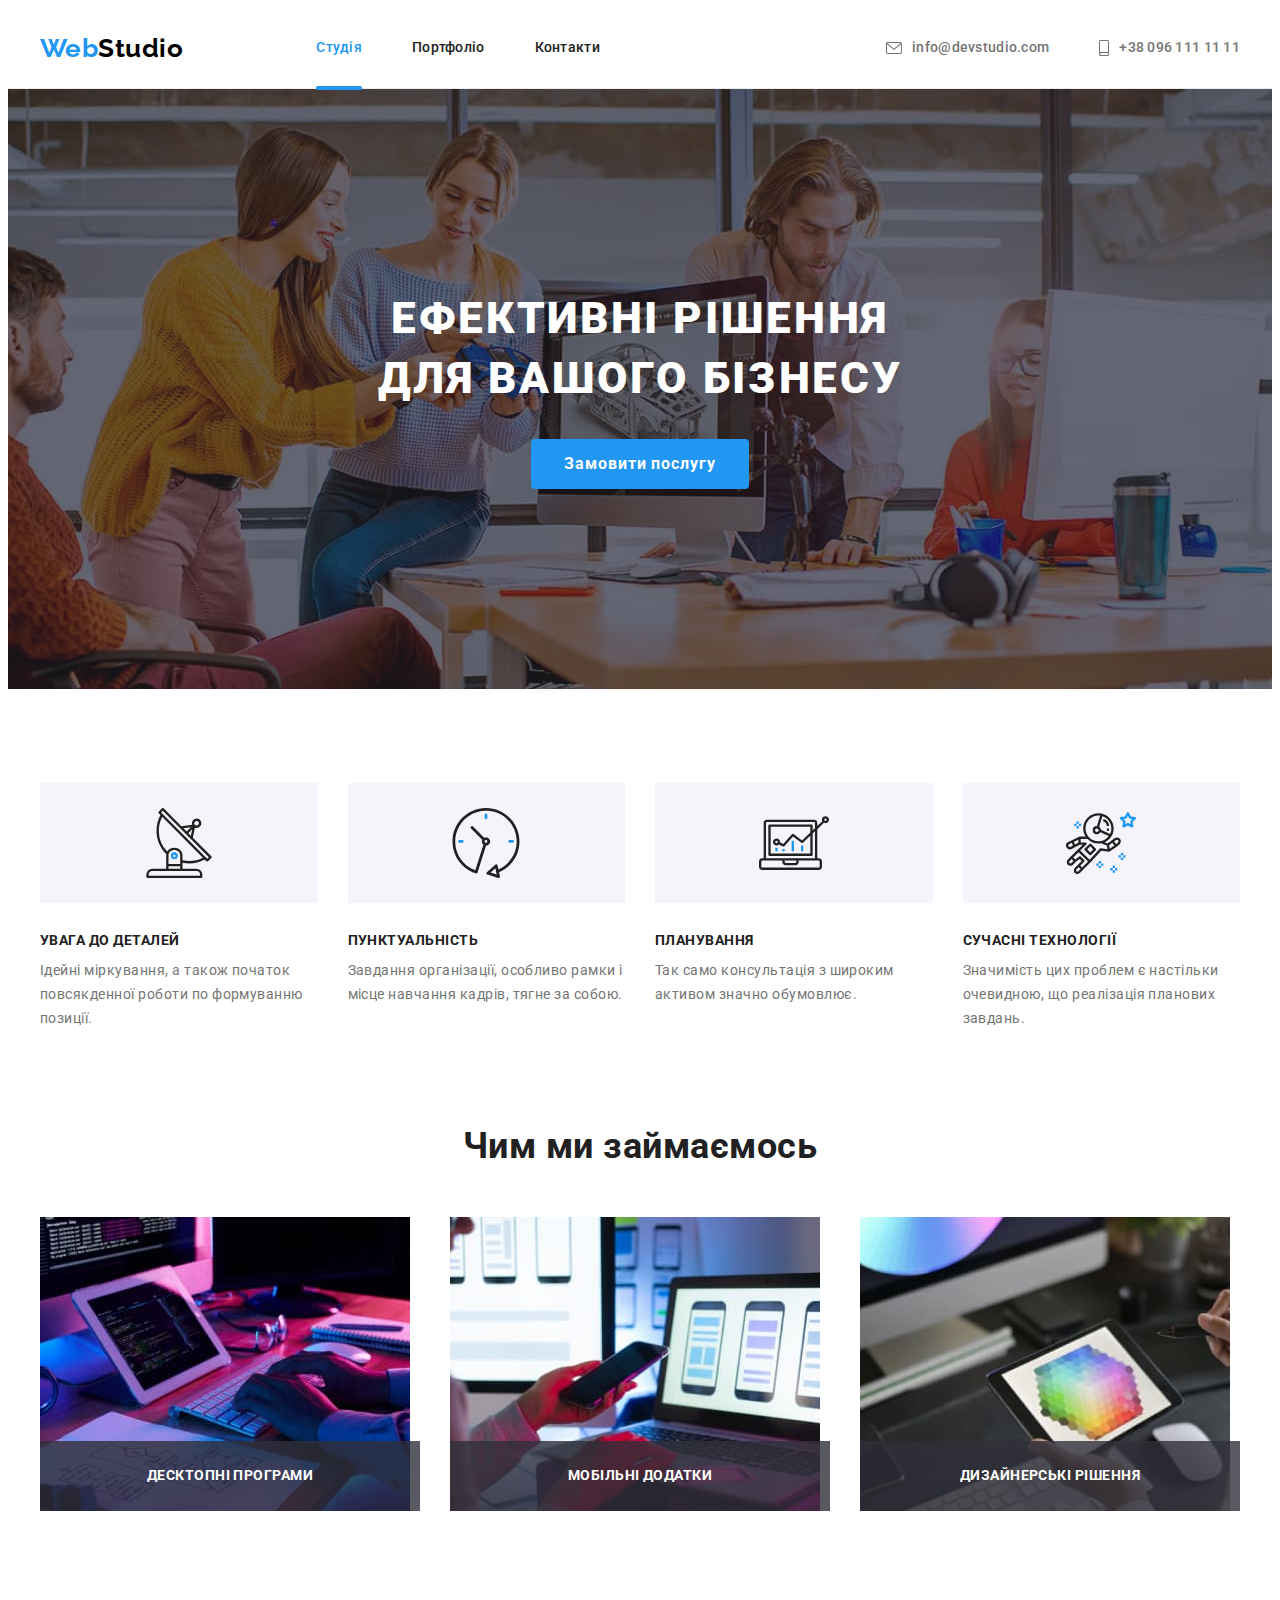
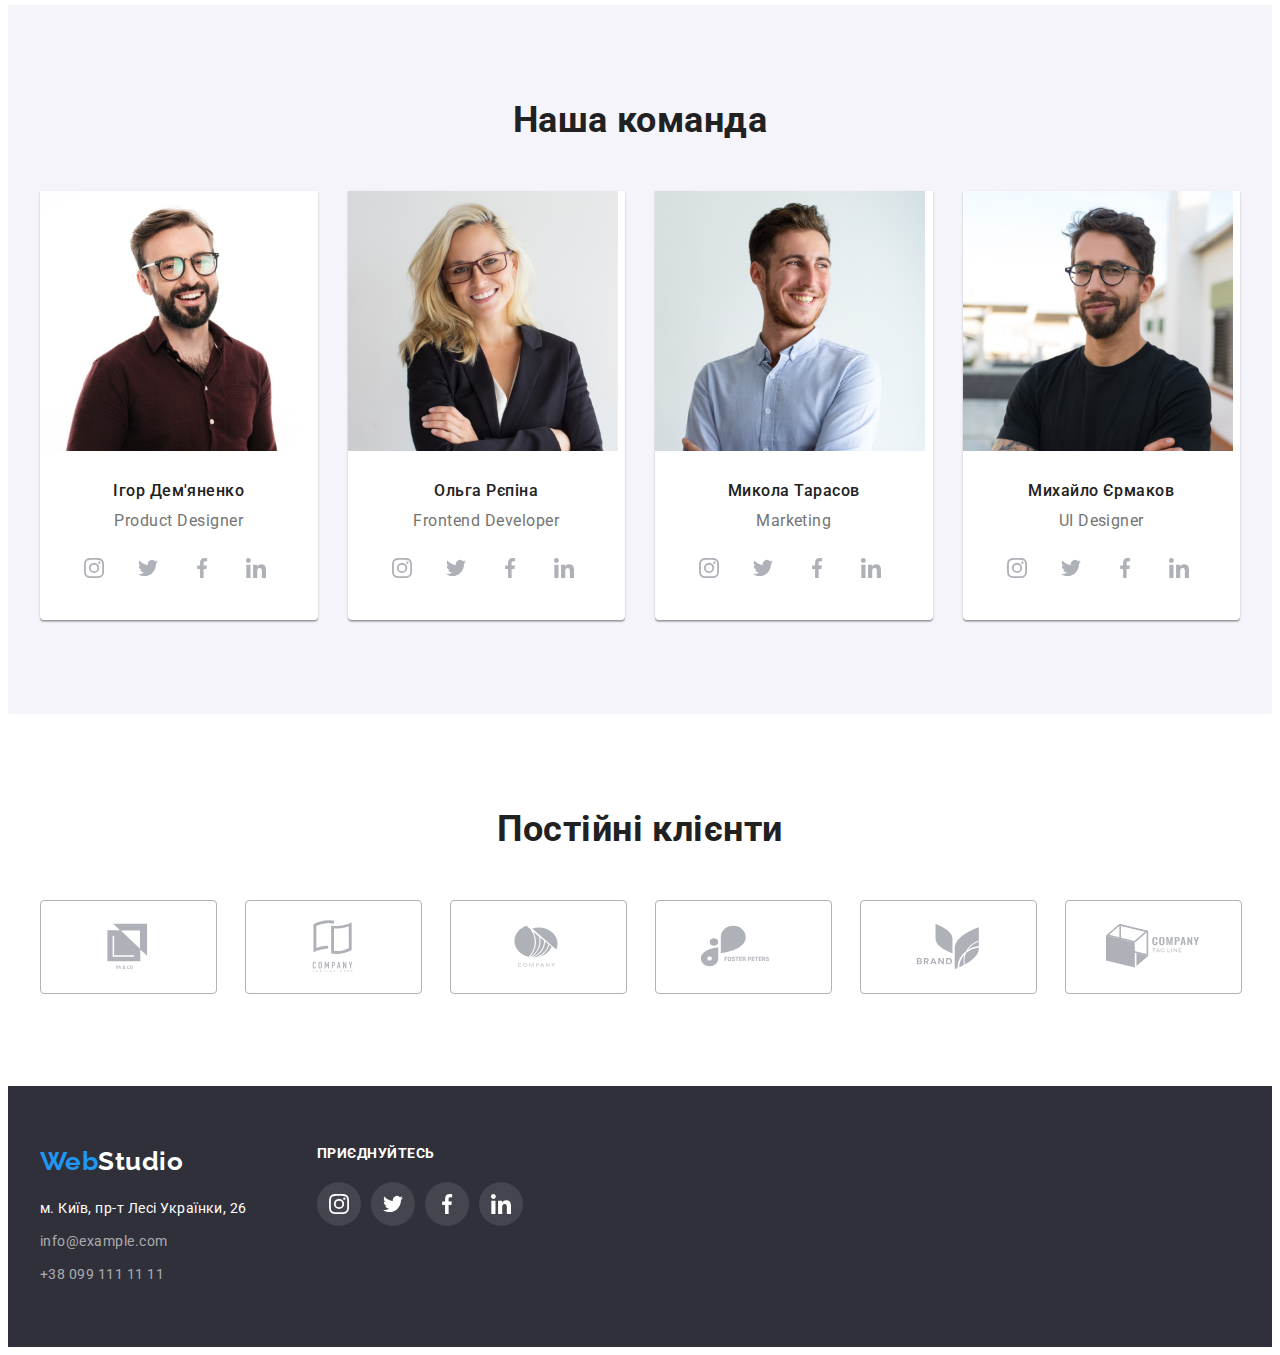
<file: index.html>
<!DOCTYPE html>
<html lang="uk">
<head>
    <meta charset="UTF-8">
    <meta http-equiv="X-UA-Compatible" content="IE=edge">
    <meta name="viewport" content="width=device-width, initial-scale=1.0">
    <title>Студія</title>
    <link rel="preconnect" href="https://fonts.googleapis.com">
    <link rel="preconnect" href="https://fonts.gstatic.com" crossorigin>
    <link href="https://fonts.googleapis.com/css2?family=Raleway:wght@700&family=Roboto:wght@400;500;700;900&display=swap" rel="stylesheet">
    <link rel="stylesheet" href="https://cdnjs.cloudflare.com/ajax/libs/modern-normalize/1.1.0/modern-normalize.min.css"
        integrity="sha512-wpPYUAdjBVSE4KJnH1VR1HeZfpl1ub8YT/NKx4PuQ5NmX2tKuGu6U/JRp5y+Y8XG2tV+wKQpNHVUX03MfMFn9Q=="
        crossorigin="anonymous" referrerpolicy="no-referrer" />
    <link rel="stylesheet" href="./css/styles.css">
</head>
<body class="page">
    <!--Header-->
    <header class="header">
        <div class="container main-nav">
            <a href="./index.html" class="logo"><span class="web">Web</span>Studio</a>
            <nav>
                <ul class="list site-nav">
                    <li class="item"><a href="./index.html" class="link main-link current">Студія</a></li>
                    <li class="item"><a href="./portfolio.html" class="link portfolio-link">Портфоліо</a></li>
                    <li class="item"><a href="" class="link contact-link">Контакти</a></li>
                </ul>
            </nav>
            <ul class="list header-contacts">
                <li class="item">
                    <a href="mailto:info@devstudio.com" class="contact-link">
                        <svg class="icon-header" width="16" height="12">
                            <use href="./images/sprite.svg#icon-envelope"></use>
                        </svg>
                        info@devstudio.com
                    </a>
                </li>
                <li class="item">
                    <a href="tel:+380961111111" class="contact-link">
                        <svg class="icon-header" width="10px" height="16px">
                            <use href="./images/sprite.svg#icon-smartphone"></use>
                        </svg>
                        +38 096 111 11 11
                    </a>
                </li>
            </ul>
        </div>
    </header>

    <main>
        <!--Hero-->
        <section class="hero">
            <div>
                <h1 class="hero-title">Ефективні рішення <br> для вашого бізнесу</h1>
                <button type="button" class="button" data-modal-open>Замовити послугу</button>
            </div>
        </section>

        <!-- Modal window -->
        <div class="backdrop is-hidden" data-modal>
            <div class="modal">
                    <button type="button" class="modal-button" data-modal-close>
                        <svg class="modal-icon" width="11" height="11">
                            <use href="./images/sprite.svg#icon-exit"></use>
                        </svg>
                    </button>
            </div>
        </div>
        
        <!--Advantages-->
        <section class="advantages">
            <div class="container">
                <h2 class="title visually-hidden">Наші переваги</h2>
                <ul class="list advantages-list">
                    <li class="item">
                        <div class="item-advantages">
                            <svg width="70" height="70" class="icon-advantages">
                                <use href="./images/sprite.svg#icon-antenna"></use>
                            </svg>
                        </div>
                        <h3 class="advantages-title">Увага до деталей</h3>
                        <p class="text">Ідейні міркування, а також початок повсякденної роботи по формуванню позиції.</p>
                    </li>
                    <li class="item">
                        <div class="item-advantages">
                            <svg width="70" height="70" class="icon-advantages">
                                <use href="./images/sprite.svg#icon-clock"></use>
                            </svg>
                        </div>
                        <h3 class="advantages-title">Пунктуальність</h3>
                        <p class="text">Завдання організації, особливо рамки і місце навчання кадрів, тягне за собою.</p>
                    </li>
                    <li class="item">
                        <div class="item-advantages">
                            <svg width="70" height="70" class="icon-advantages">
                                <use href="./images/sprite.svg#icon-diagram"></use>
                            </svg>
                        </div>
                        <h3 class="advantages-title">Планування</h3>
                        <p class="text">Так само консультація з широким активом значно обумовлює.</p>
                    </li>
                    <li class="item">
                        <div class="item-advantages">
                            <svg width="70" height="70" class="icon-advantages">
                                <use href="./images/sprite.svg#icon-astronaut"></use>
                            </svg>
                        </div>
                        <h3 class="advantages-title">Сучасні технології</h3>
                        <p class="text">Значимість цих проблем є настільки очевидною, що реалізація планових завдань.</p>
                    </li>
                </ul>
            </div>
        </section>
        
        <!--What we do-->
        <section class="work section">
            <div class="container">
                <h2 class="title">Чим ми займаємось</h2>
                <ul class="list images-list">
                        <li class="item work-thumb">
                                <a href="">
                                    <img src="./images/box-1.jpg" alt="Людина друкує текст на клавіатурі" width="370" height="294">
                                </a>
                                <div class="work-kind">
                                    <p class="work-text">Десктопні програми</p>
                                </div>
                        </li>
                        <li class="item work-thumb">
                                <a href="">
                                    <img src="./images/box-2.jpg" alt="Людина працює на телефоні" width="370" height="294">
                                </a>
                                <div class="work-kind">
                                    <p class="work-text">Мобільні додатки</p>
                                </div>
                        </li>
                        <li class="item work-thumb">
                                <a href="">
                                    <img src="./images/box-3.jpg" alt="Людина працює на планшеті" width="370" height="294">
                                </a>
                                <div class="work-kind">
                                    <p class="work-text">Дизайнерські рішення</p>
                                </div>
                        </li>
                </ul>
            </div>
        </section>

        <!--Team-->
        <section class="team section">
            <div class="container">
                <h2 class="title">Наша команда</h2>
                <ul class="list team-list">
                    <li class="team-card">
                        <img src="./images/img-3-2.jpg" alt="Співробітник" width="270" height="260">
                        <div class="member">
                            <h3 class="team-names">Ігор Дем'яненко</h3>
                            <p lang="en" class="text">Product Designer</p>
                            <ul class="list team-list">
                                <li class="team-item">
                                    <a class="team-link" href="">
                                        <svg class="icon-team" width="20" height="20">
                                            <use href="./images/sprite.svg#icon-instagram"></use>
                                        </svg>
                                    </a>
                                </li>
                                <li class="team-item">
                                    <a class="team-link" href="">
                                        <svg class="icon-team" width="20" height="20">
                                            <use href="./images/sprite.svg#icon-twitter"></use>
                                        </svg>
                                    </a>
                                </li>
                                <li class="team-item">
                                    <a class="team-link" href="">
                                        <svg class="icon-team" width="20" height="20">
                                            <use href="./images/sprite.svg#icon-facebook"></use>
                                        </svg>
                                    </a>
                                </li>
                                <li class="team-item">
                                    <a class="team-link" href="">
                                        <svg class="icon-team" width="20" height="20">
                                            <use href="./images/sprite.svg#icon-linkedin"></use>
                                        </svg>
                                    </a>
                                </li>
                            </ul>
                        </div>
                    </li>
                    <li class="team-card">
                        <img src="./images/img-4-2.jpg" alt="Співробітник" width="270" height="260">
                        <div class="member">
                            <h3 class="team-names">Ольга Рєпіна</h3>
                            <p lang="en" class="text">Frontend Developer</p>
                            <ul class="list team-list">
                                <li class="team-item">
                                    <a class="team-link" href="">
                                        <svg class="icon-team" width="20" height="20">
                                            <use href="./images/sprite.svg#icon-instagram"></use>
                                        </svg>
                                    </a>
                                </li>
                                <li class="team-item">
                                    <a class="team-link" href="">
                                        <svg class="icon-team" width="20" height="20">
                                            <use href="./images/sprite.svg#icon-twitter"></use>
                                        </svg>
                                    </a>
                                </li>
                                <li class="team-item">
                                    <a class="team-link" href="">
                                        <svg class="icon-team" width="20" height="20">
                                            <use href="./images/sprite.svg#icon-facebook"></use>
                                        </svg>
                                    </a>
                                </li>
                                <li class="team-item">
                                    <a class="team-link" href="">
                                        <svg class="icon-team" width="20" height="20">
                                            <use href="./images/sprite.svg#icon-linkedin"></use>
                                        </svg>
                                    </a>
                                </li>
                            </ul>
                        </div>
                    </li>
                    <li class="team-card">
                        <img src="./images/img-5-2.jpg" alt="Співробітник" width="270" height="260">
                        <div class="member">
                            <h3 class="team-names">Микола Тарасов</h3>
                            <p lang="en" class="text">Marketing</p>
                            <ul class="list team-list">
                                <li class="team-item">
                                    <a class="team-link" href="">
                                        <svg class="icon-team" width="20" height="20">
                                            <use href="./images/sprite.svg#icon-instagram"></use>
                                        </svg>
                                    </a>
                                </li>
                                <li class="team-item">
                                    <a class="team-link" href="">
                                        <svg class="icon-team" width="20" height="20">
                                            <use href="./images/sprite.svg#icon-twitter"></use>
                                        </svg>
                                    </a>
                                </li>
                                <li class="team-item">
                                    <a class="team-link" href="">
                                        <svg class="icon-team" width="20" height="20">
                                            <use href="./images/sprite.svg#icon-facebook"></use>
                                        </svg>
                                    </a>
                                </li>
                                <li class="team-item">
                                    <a class="team-link" href="">
                                        <svg class="icon-team" width="20" height="20">
                                            <use href="./images/sprite.svg#icon-linkedin"></use>
                                        </svg>
                                    </a>
                                </li>
                            </ul>
                        </div>
                    </li>
                    <li class="team-card">
                        <img src="./images/img-6-2.jpg" alt="Співробітник" width="270" height="260">
                        <div class="member">
                            <h3 class="team-names">Михайло Єрмаков</h3>
                            <p lang="en" class="text">UI Designer</p>
                            <ul class="list team-list">
                                <li class="team-item">
                                    <a class="team-link" href="">
                                        <svg class="icon-team" width="20" height="20">
                                            <use href="./images/sprite.svg#icon-instagram"></use>
                                        </svg>
                                    </a>
                                </li>
                                <li class="team-item">
                                    <a class="team-link" href="">
                                        <svg class="icon-team" width="20" height="20">
                                            <use href="./images/sprite.svg#icon-twitter"></use>
                                        </svg>
                                    </a>
                                </li>
                                <li class="team-item">
                                    <a class="team-link" href="">
                                        <svg class="icon-team" width="20" height="20">
                                            <use href="./images/sprite.svg#icon-facebook"></use>
                                        </svg>
                                    </a>
                                </li>
                                <li class="team-item">
                                    <a class="team-link" href="">
                                        <svg class="icon-team" width="20" height="20">
                                            <use href="./images/sprite.svg#icon-linkedin"></use>
                                        </svg>
                                    </a>
                                </li>
                            </ul>
                        </div>
                    </li>
                </ul>
            </div>
        </section>

        <!-- Clients -->
        <section class="section">
            <div class="container">
                <h2 class="title">Постійні клієнти</h2>
                <ul class="list client-list">
                    <li class="client-item">
                        <a href="" class="client-link">
                            <svg class="icon-client" width="106" height="60">
                                <use href="./images/sprite.svg#icon-logo"></use>
                            </svg>
                        </a>
                    </li>
                    <li class="client-item">
                        <a href="" class="client-link">
                            <svg class="icon-client" width="106" height="60">
                                <use href="./images/sprite.svg#icon-logo-2"></use>
                            </svg>
                        </a>
                    </li>
                    <li class="client-item">
                        <a href="" class="client-link">
                            <svg class="icon-client" width="106" height="60">
                                <use href="./images/sprite.svg#icon-logo-3"></use>
                            </svg>
                        </a>
                    </li>
                    <li class="client-item">
                        <a href="" class="client-link">
                            <svg class="icon-client" width="106" height="60">
                                <use href="./images/sprite.svg#icon-logo-4"></use>
                            </svg>
                        </a>
                    </li>
                    <li class="client-item">
                        <a href="" class="client-link">
                            <svg class="icon-client" width="106" height="60">
                                <use href="./images/sprite.svg#icon-logo-5"></use>
                            </svg>
                        </a>
                    </li>
                    <li class="client-item">
                        <a href="" class="client-link">
                            <svg class="icon-client" width="106" height="60">
                                <use href="./images/sprite.svg#icon-logo-6"></use>
                            </svg>
                        </a>
                    </li>
                </ul>
            </div>
        </section>
    </main>

    <!--Footer-->
    <footer>
        <section class="footer">
            <div class="container footer-container">
                <div class="adaress">
                    <h2 class="title visually-hidden">Адреса</h2>
                    <a href="./index.html" class="logo"><span class="web">Web</span><span class="studio">Studio</span></a>
                    <address>
                        <p class="place">м. Київ, пр-т Лесі Українки, 26</p>
                        <ul class="list address-list">
                            <li class="item">
                                <a href="mailto:info@example.com" class="address-link">info@example.com</a>
                            </li>
                            <li class="item">
                                <a href="tel:+380991111111" class="address-link">+38 099 111 11 11</a>
                            </li>
                        </ul>
                    </address>
                </div>
                <div class="socialmedia">
                    <h3 class="socialmedia-title">Приєднуйтесь</h3>
                    <ul class="list socialmedia-list">
                        <li class="socialmedia-item">
                            <a class="socialmedia-link" href="">
                                <svg width="20" height="20" class="socialmedia-icon">
                                    <use href="./images/sprite.svg#icon-instagram"></use>
                                </svg>
                            </a>
                        </li>
                        <li class="socialmedia-item">
                            <a class="socialmedia-link" href="">
                                <svg width="20" height="20" class="socialmedia-icon">
                                    <use href="./images/sprite.svg#icon-twitter"></use>
                                </svg>
                            </a>
                        </li>
                        <li class="socialmedia-item">
                            <a class="socialmedia-link" href="">
                                <svg width="20" height="20" class="socialmedia-icon">
                                    <use href="./images/sprite.svg#icon-facebook"></use>
                                </svg>
                            </a>
                        </li>
                        <li class="socialmedia-item">
                            <a class="socialmedia-link" href="">
                                <svg width="20" height="20" class="socialmedia-icon">
                                    <use href="./images/sprite.svg#icon-linkedin"></use>
                                </svg>
                            </a>
                        </li>
                    </ul>
                </div>
            </div>
        </section>
    </footer>
    
    <!-- JS -->
    <script src="./js/modal.js"></script>
</body>
</html>
</file>
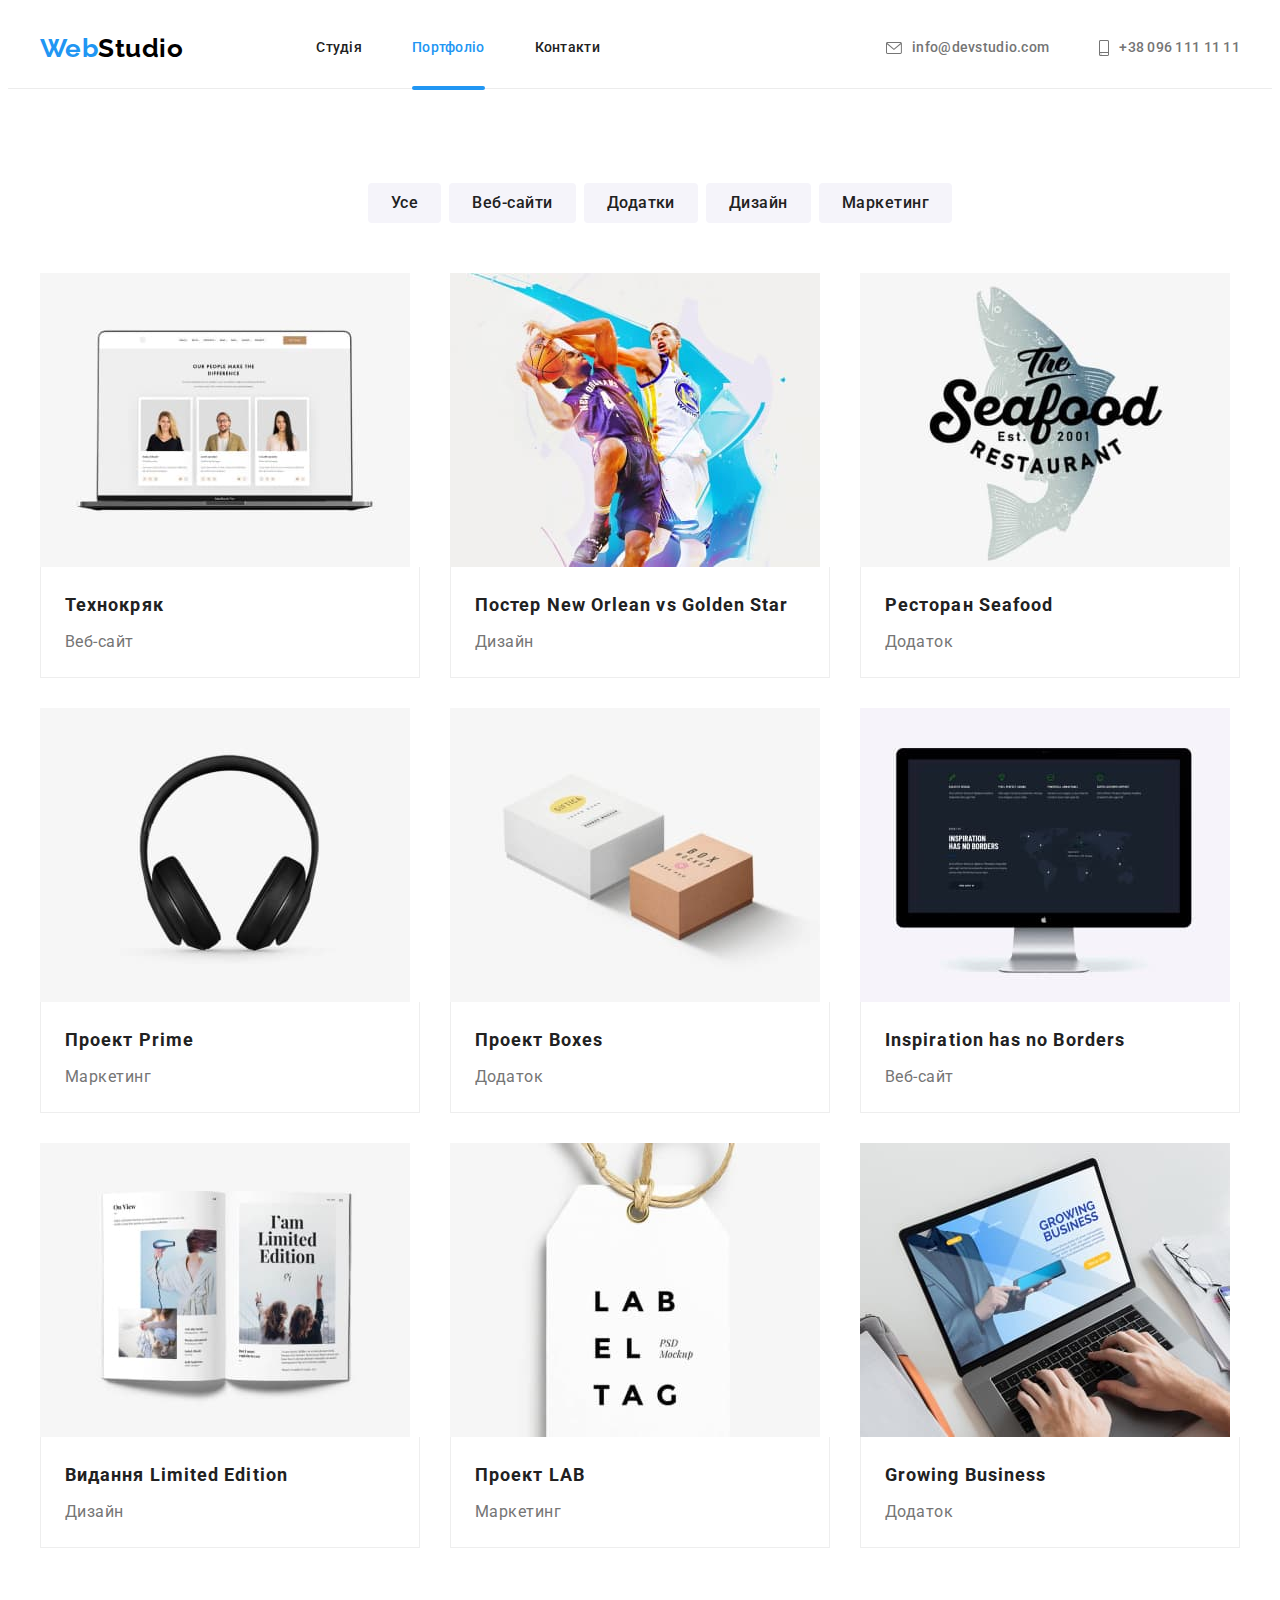
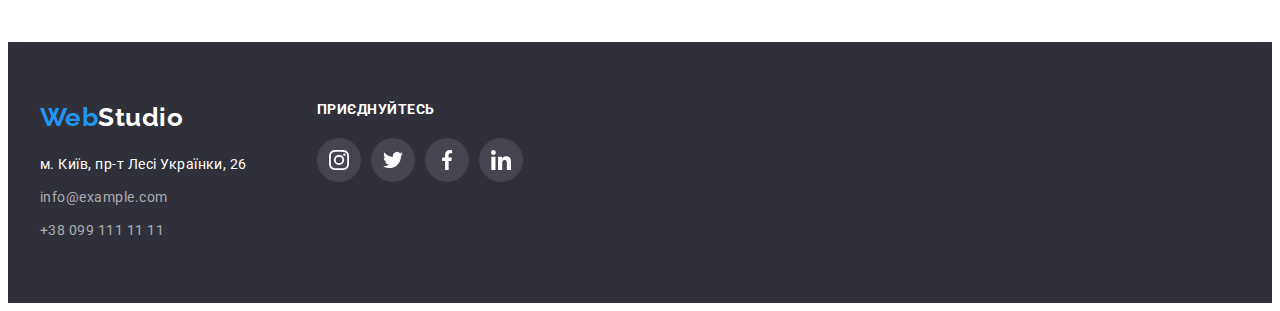
<file: portfolio.html>
<!DOCTYPE html>
<html lang="uk">
<head>
    <meta charset="UTF-8">
    <meta http-equiv="X-UA-Compatible" content="IE=edge">
    <meta name="viewport" content="width=device-width, initial-scale=1.0">
    <title>Портфоліо</title>
    <link rel="preconnect" href="https://fonts.googleapis.com">
    <link rel="preconnect" href="https://fonts.gstatic.com" crossorigin>
    <link href="https://fonts.googleapis.com/css2?family=Raleway:wght@700&family=Roboto:wght@400;500;700;900&display=swap" rel="stylesheet">
    <link rel="stylesheet" href="https://cdnjs.cloudflare.com/ajax/libs/modern-normalize/1.1.0/modern-normalize.min.css" 
        integrity="sha512-wpPYUAdjBVSE4KJnH1VR1HeZfpl1ub8YT/NKx4PuQ5NmX2tKuGu6U/JRp5y+Y8XG2tV+wKQpNHVUX03MfMFn9Q==" 
        crossorigin="anonymous" referrerpolicy="no-referrer" />
    <link rel="stylesheet" href="./css/styles.css">
</head>
<body class="page">
    <!--Header-->
    <header class="header">
        <div class="container main-nav">
            <a href="./index.html" class="logo"><span class="web">Web</span>Studio</a>
            <nav>
                <ul class="list site-nav">
                    <li class="item"><a href="./index.html" class="link main-link">Студія</a></li>
                    <li class="item"><a href="./portfolio.html" class="link portfolio-link current">Портфоліо</a></li>
                    <li class="item"><a href="" class="link contact-link">Контакти</a></li>
                </ul>
            </nav>
            <ul class="list header-contacts">
                <li class="item">
                    <a href="mailto:info@devstudio.com" class="contact-link">
                        <svg class="icon-header" width="16" height="12">
                            <use href="./images/sprite.svg#icon-envelope"></use>
                        </svg>
                        info@devstudio.com
                    </a>
                </li>
                <li class="item">
                    <a href="tel:+380961111111" class="contact-link">
                        <svg class="icon-header" width="10px" height="16px">
                            <use href="./images/sprite.svg#icon-smartphone"></use>
                        </svg>
                        +38 096 111 11 11
                    </a>
                </li>
            </ul>
        </div>
    </header>

    <main>
        <section class="portfolio section">
            <div class="container">
                <h1 class="title visually-hidden">Портфоліо</h1>
                <ul class="list button-list">
                    <li class="item"><button type="button" class="portfolio-buttons">Усе</button></li>
                    <li class="item"><button type="button" class="portfolio-buttons">Веб-сайти</button></li>
                    <li class="item"><button type="button" class="portfolio-buttons">Додатки</button></li>
                    <li class="item"><button type="button" class="portfolio-buttons">Дизайн</button></li>
                    <li class="item"><button type="button" class="portfolio-buttons">Маркетинг</button></li>
                </ul>
                <ul class="list projects-list">
                    <li class="item">
                        <a href="" class="projects-link">
                            <div class="card-thumb">
                                <img src="./images/img-1.jpg" alt="Веб-сайт" width="370" height="294">
                                <div class="overlay">
                                    <p class="portfolio-text">Ресурс пропонує комплексні пропозиції з різним рівнем функціоналу та сервісів. Все це
                                        дозволить відвідувачу отримати
                                        вичерпні відомості про компанію або приватну особу.</p>
                                </div>
                            </div>
                            <div class="card-content">
                                <h2 class="projects">Технокряк</h2>
                                <p class="projects-text">Веб-сайт</p>
                            </div>
                        </a>
                    </li>
                    <li class="item">
                        <a href="" class="projects-link">
                            <div class="card-thumb">
                                <img src="./images/img-2.jpg" alt="Дизайн" width="370" height="294">
                                <div class="overlay">
                                    <p class="portfolio-text">Ресурс пропонує комплексні пропозиції з різним рівнем функціоналу та сервісів. Все це
                                        дозволить відвідувачу отримати
                                        вичерпні відомості про компанію або приватну особу.</p>
                                </div>
                            </div>
                            <div class="card-content">
                                <h2 class="projects">Постер <span lang="en">New Orlean vs Golden Star</span></h2>
                                <p class="projects-text">Дизайн</p>
                            </div>
                        </a>
                    </li>
                    <li class="item">
                        <a href="" class="projects-link">
                            <div class="card-thumb">
                                <img src="./images/img-3.jpg" alt="Додаток" width="370" height="294">
                                <div class="overlay">
                                    <p class="portfolio-text">Ресурс пропонує комплексні пропозиції з різним рівнем функціоналу та сервісів. Все це
                                        дозволить відвідувачу отримати
                                        вичерпні відомості про компанію або приватну особу.</p>
                                </div>
                            </div>
                            <div class="card-content">
                                <h2 class="projects">Ресторан <span lang="en">Seafood</span></h2>
                                <p class="projects-text">Додаток</p>
                            </div>
                        </a>
                    </li>
                    <li class="item">
                        <a href="" class="projects-link">
                            <div class="card-thumb">
                                <img src="./images/img-4.jpg" alt="Маркетинг" width="370" height="294">
                                <div class="overlay">
                                    <p class="portfolio-text">Ресурс пропонує комплексні пропозиції з різним рівнем функціоналу та сервісів. Все це
                                        дозволить відвідувачу отримати
                                        вичерпні відомості про компанію або приватну особу.</p>
                                </div>
                            </div>
                            <div class="card-content">
                                <h2 class="projects">Проект <span lang="en">Prime</span></h2>
                                <p class="projects-text">Маркетинг</p>
                            </div>
                        </a>
                    </li>
                    <li class="item">
                        <a href="" class="projects-link">
                            <div class="card-thumb">
                                <img src="./images/img-5.jpg" alt="Додаток" width="370" height="294">
                                <div class="overlay">
                                    <p class="portfolio-text">Ресурс пропонує комплексні пропозиції з різним рівнем функціоналу та сервісів. Все це
                                        дозволить відвідувачу отримати
                                        вичерпні відомості про компанію або приватну особу.</p>
                                </div>
                            </div>
                            <div class="card-content">
                                <h2 class="projects">Проект <span lang="en">Boxes</span></h2>
                                <p class="projects-text">Додаток</p>
                            </div>
                        </a>
                    </li>
                    <li class="item">
                        <a href="" class="projects-link">
                            <div class="card-thumb">
                                <img src="./images/img-6.jpg" alt="Веб-сайт" width="370" height="294">
                                <div class="overlay">
                                    <p class="portfolio-text">Ресурс пропонує комплексні пропозиції з різним рівнем функціоналу та сервісів. Все це
                                        дозволить відвідувачу отримати
                                        вичерпні відомості про компанію або приватну особу.</p>
                                </div>
                            </div>
                            <div class="card-content">
                                <h2 class="projects" lang="en">Inspiration has no Borders</h2>
                                <p class="projects-text">Веб-сайт</p>
                            </div>
                        </a>
                    </li>
                    <li class="item">
                        <a href="" class="projects-link">
                            <div class="card-thumb">
                                <img src="./images/img-7.jpg" alt="Дизайн" width="370" height="294">
                                <div class="overlay">
                                    <p class="portfolio-text">Ресурс пропонує комплексні пропозиції з різним рівнем функціоналу та сервісів. Все це
                                        дозволить відвідувачу отримати
                                        вичерпні відомості про компанію або приватну особу.</p>
                                </div>
                            </div>
                            <div class="card-content">
                                <h2 class="projects">Видання <span lang="en">Limited Edition</span></h2>
                                <p class="projects-text">Дизайн</p>
                            </div>
                        </a>
                    </li>
                    <li class="item">
                        <a href="" class="projects-link">
                            <div class="card-thumb">
                                <img src="./images/img-8.jpg" alt="Маркетинг" width="370" height="294">
                                <div class="overlay">
                                    <p class="portfolio-text">Ресурс пропонує комплексні пропозиції з різним рівнем функціоналу та сервісів. Все це
                                        дозволить відвідувачу отримати
                                        вичерпні відомості про компанію або приватну особу.</p>
                                </div>
                            </div>
                            <div class="card-content">
                                <h2 class="projects">Проект <span lang="en">LAB</span></h2>
                                <p class="projects-text">Маркетинг</p>
                            </div>
                        </a>
                    </li>
                    <li class="item">
                        <a href="" class="projects-link">
                            <div class="card-thumb">
                                <img src="./images/img-9.jpg" alt="Додаток" width="370" height="294">
                                <div class="overlay">
                                    <p class="portfolio-text">Ресурс пропонує комплексні пропозиції з різним рівнем функціоналу та сервісів. Все це
                                        дозволить відвідувачу отримати
                                        вичерпні відомості про компанію або приватну особу.</p>
                                </div>
                            </div>
                            <div class="card-content">
                                <h2 class="projects" lang="en">Growing Business</h2>
                                <p class="projects-text">Додаток</p>
                            </div>
                        </a>
                    </li>
                </ul>
            </div>
        </section>
    </main>

    <!--Footer-->
    <footer>
        <section class="footer">
            <div class="container footer-container">
                <div class="adaress">
                    <h2 class="title visually-hidden">Адреса</h2>
                    <a href="./index.html" class="logo"><span class="web">Web</span><span class="studio">Studio</span></a>
                    <address>
                        <p class="place">м. Київ, пр-т Лесі Українки, 26</p>
                        <ul class="list address-list">
                            <li class="item">
                                <a href="mailto:info@example.com" class="address-link">info@example.com</a>
                            </li>
                            <li class="item">
                                <a href="tel:+380991111111" class="address-link">+38 099 111 11 11</a>
                            </li>
                        </ul>
                    </address>
                </div>
                <div class="socialmedia">
                    <h3 class="socialmedia-title">Приєднуйтесь</h3>
                    <ul class="list socialmedia-list">
                        <li class="socialmedia-item">
                            <a class="socialmedia-link" href="">
                                <svg width="20" height="20" class="socialmedia-icon">
                                    <use href="./images/sprite.svg#icon-instagram"></use>
                                </svg>
                            </a>
                        </li>
                        <li class="socialmedia-item">
                            <a class="socialmedia-link" href="">
                                <svg width="20" height="20" class="socialmedia-icon">
                                    <use href="./images/sprite.svg#icon-twitter"></use>
                                </svg>
                            </a>
                        </li>
                        <li class="socialmedia-item">
                            <a class="socialmedia-link" href="">
                                <svg width="20" height="20" class="socialmedia-icon">
                                    <use href="./images/sprite.svg#icon-facebook"></use>
                                </svg>
                            </a>
                        </li>
                        <li class="socialmedia-item">
                            <a class="socialmedia-link" href="">
                                <svg width="20" height="20" class="socialmedia-icon">
                                    <use href="./images/sprite.svg#icon-linkedin"></use>
                                </svg>
                            </a>
                        </li>
                    </ul>
                </div>
            </div>
        </section>
    </footer>
</body>
</html>
</file>
<file: css/styles.css>
:root {
    --primary-text-colour: #212121;
    --secondary-text-colour: #757575;
    --accent-colour: #2196F3; 
    --primary-background-colour: #ffffff;
    --secondary-background-colour: #F5F4FA;
    --primary-icon-colour: #AFB1B8;
}

/* body */
.page {
    background-color:var(--primary-background-colour);
    color: var(--primary-text-colour);
    font-family: Roboto, sans-serif;
    letter-spacing: 0.03em;

}

/* margin */
h1,
h2,
h3,
p,
ul{
    margin-top:0px;
    margin-bottom: 0px;
}

/* images */
img{
    display: block;
    max-width: 100%;
    height: auto;
}

/* hidden titles */
.visually-hidden {
    position: absolute;
    white-space: nowrap;
    width: 1px;
    height: 1px;
    overflow: hidden;
    border: 0;
    padding: 0;
    clip: rect(0 0 0 0);
    clip-path: inset(50%);
    margin: -1px;
}

/* container */
.container{
    width: 1200px;
    padding-left: 15px;
    padding-right: 15px;
    margin-right: auto;
    margin-left: auto;
    /* outline: 2px solid tomato; */
}

/* section */
.section{
    padding: 94px 0px;
}

/* list style */
.list {
    list-style: none;
}

/* header */
.header{
    /* padding: 0px 215px; */
    border-bottom: 1px solid #ECECEC;
}

.main-nav{
    display: flex;
    align-items: center;
}

/* logo */
.logo {
    color: #000000;
    font-family: Raleway, sans-serif;
    font-weight: 700;
    font-size: 26px;
    line-height: 1.19;
    text-decoration: none;

    transition: color 250ms cubic-bezier(0.4, 0, 0.2, 1);
}

.logo:hover{
    color: var(--accent-colour);
}

.web {
    color: var(--accent-colour);
}

/* site nav */
.site-nav{
    display: flex;
    margin-left: 93px;
}

/* .site-nav .item{
    margin-right: 50px;
}

.site-nav .item:last-child{
    margin-right: 0;
} */

/* .site-nav .item:not(:last-child){
    margin-right: 50px;
} */

.site-nav .item + .item,
.header-contacts .item + .item{
    margin-left: 50px;
}

.site-nav .link{
    display: block;
    padding-top: 32px;
    padding-bottom: 32px;

    color: var(--primary-text-colour);
    font-weight: 500;
    font-size: 14px;
    line-height: 1.14;
    letter-spacing: 0.02em;
    text-decoration: none;

    transition: color 250ms cubic-bezier(0.4, 0, 0.2, 1);
}

.main-link.current,
.portfolio-link.current{
    position: relative;
    color: var(--accent-colour);
}

.main-link.current::after,
.portfolio-link.current::after{
    position: absolute;
    bottom: -2px;
    left: 0;
    content: "";
    display: inline-block;
    width: 100%;
    height: 4px;
    border-radius: 2px;
    background-color: var(--accent-colour);
}

.header-contacts{
    display: flex;
    margin-left: auto;
}

.contact-link{
    display: flex;
    justify-content: center;
    align-items: center;

    color: var(--secondary-text-colour);
    font-weight: 500;
    font-size: 14px;
    line-height: 1.14;
    letter-spacing: 0.02em;
    text-decoration: none;

    transition: color 250ms cubic-bezier(0.4, 0, 0.2, 1);
}


.site-nav .link:hover,
.site-nav .link:focus,
.contact-link:hover,
.contact-link:focus{
    color: var(--accent-colour);
}

.icon-header{
    margin-right: 10px;
    fill: currentColor;
}

/* main */

/* hero */
.hero {
    text-align: center;
    padding: 200px 0px; 

    max-width: 1600px;
    margin-left: auto;
    margin-right: auto;
    background-color: #2F303A;
    background-image: linear-gradient(
        to right,
        rgba(47, 48, 58, 0.4),
        rgba(47, 48, 58, 0.4)),
        url(../images/hero.jpg);
    background-repeat: no-repeat;
    background-position: center;
    background-size: cover;
}

.hero-title {
    color:var(--primary-background-colour);
    font-style: normal;
    font-weight: 900;
    font-size: 44px;
    line-height: 1.36;
    letter-spacing: 0.06em;
    text-transform: uppercase;

    margin-bottom: 30px;
}

/* button */
.button {
    display: inline-block;
    min-width: 200px;
    padding: 10px 32px;
    border: 1px solid transparent;
    border-radius: 4px;

    color:var(--primary-background-colour);
    background-color: var(--accent-colour);
    font-family: inherit;
    font-weight: 700;
    font-size: 16px;
    line-height: 1.8;
    text-align: center;
    letter-spacing: 0.06em;
    cursor: pointer;

    transition: background-color 250ms cubic-bezier(0.4, 0, 0.2, 1);
}

.button:hover,
.button:focus {
    background-color: #188CE8;
}

/* title */
.title{
    font-weight: 700;
    font-size: 36px;
    line-height: 1.17;
    text-align: center;
    margin-bottom: 50px;
}

/* modal window */
.backdrop {
    position: fixed;
    top: 0;
    left: 0;
    z-index: 1;

    width: 100vw;
    height: 100vh;

    background-color: rgba(0, 0, 0, 0.2);
    
    opacity: 1;
    transition: opacity 250ms cubic-bezier(0.4, 0, 0.2, 1);
}

.backdrop.is-hidden{
    opacity: 0;
    pointer-events: none;
}

.backdrop.is-hidden .modal{
    transform: translate(-50%, -50%) scale(0.9);
}

.modal{
    position: absolute;
    top: 50%;
    left: 50%;
    transform: translate(-50%, -50%) scale(1);

    min-width: 528px;
    min-height: 581px;

    background-color:var(--primary-background-colour);

    transition: transform 250ms cubic-bezier(0.4, 0, 0.2, 1);
}

.modal-button{
    position: absolute;
    top: 8px;
    right: 8px;

    display: inline-block;
    min-width: 30px;
    min-height: 30px;

    cursor: pointer;
    border: 1px solid rgba(0, 0, 0, 0.1);
    border-radius: 50%;
    background-color:var(--primary-background-colour);
    
    transition: fill 250ms cubic-bezier(0.4, 0, 0.2, 1);
}

.modal-button:hover,
.modal-button:focus{
    fill: var(--accent-colour);
}

/* advantages */
.advantages{
    padding: 94px 0px 0px;
}

.advantages-list{
    display: flex;
    padding: 0;
}

/* .example::before{
    display: inline-flex;
    content: "";
    width: 270px;
    height: 120px;
    background-color: #F5F4FA;
    margin-bottom: 30px;
    background-image: url(../images/antenna\ 1.svg);
    background-repeat: no-repeat;
    background-position: center;
    background-size: 70px 70px;
} */

.advantages-list .item{
    flex-basis: calc((100% - 90px) / 4);
    margin-right: 30px;
}

.advantages-list .item:nth-child(4n){
    margin-right: 0;
}

/* .advantages-list .item + .item{
    margin-left: 30px;
} */

.item-advantages{
    height: 120px;
    background-color: var(--secondary-background-colour);
    margin-bottom: 30px;
    display: flex;
    justify-content: center;
    align-items: center;
}

.advantages-title{
    font-weight: 700;
    font-size: 14px;
    line-height: 1.14;
    text-transform: uppercase;

    margin-bottom: 10px;
}

.advantages-list .text{
    color: var(--secondary-text-colour);
    font-weight: 400;
    font-size: 14px;
    line-height: 1.71;
}

/* what we do */

.images-list{
    display: flex;
    padding: 0;
    /* justify-content: space-between; */
}

.images-list .item {
    flex-basis: calc((100% - 60px) / 3);
    margin-right: 30px;
}

.images-list .item:nth-child(3n) {
    margin-right: 0;
}

.work-thumb{
    position: relative;
}

.work-kind{
    position: absolute;
    left: 0;
    bottom: 0;
    width: 100%;
    background-color: rgba(47, 48, 58, 0.8);
    padding: 27px 0;
}

.work-text{
    font-weight: 700;
    font-size: 14px;
    line-height: 1.14;
    text-transform: uppercase;
    text-align: center;
    color: var(--primary-background-colour);
}

/* team */
.team{
    background-color:var(--secondary-background-colour) ;
}

.team-card{
    background-color: var(--primary-background-colour);
    border-radius: 0px 0px 4px 4px;
    box-shadow: 0px 1px 3px rgba(0, 0, 0, 0.12),
    0px 1px 1px rgba(0, 0, 0, 0.14),
    0px 2px 1px rgba(0, 0, 0, 0.2);
}

.team-list{
    display: flex;
    /* justify-content: space-between; */
    padding: 0;
}

.team-card{
    flex-basis: calc((100% - 90px) / 4);
    margin-right: 30px;
}

.team-card:nth-child(4n) {
    margin-right: 0;
}

.member{
    padding: 30px 32px;
}

.team-names{
    font-weight: 500;
    font-size: 16px;
    line-height: 1.2;
    text-align: center;
    margin-bottom: 10px;
}

.team-list .text{
    color: var(--secondary-text-colour);
    font-weight: 400;
    font-size: 16px;
    line-height: 1.2;
    text-align: center;
    margin-bottom: 16px;
}

.team-item{
    margin-right: 10px;
}

.team-item:nth-child(4n){
    margin-right: 0;
}

.team-link{
    display: flex;
    justify-content: center;
    align-items: center;
    width: 44px;
    height: 44px;
    border-radius: 50%;
    color: var(--primary-icon-colour);
    
    transition: color 250ms cubic-bezier(0.4, 0, 0.2, 1), background-color 250ms cubic-bezier(0.4, 0, 0.2, 1);
}

.team-link:hover,
.team-link:focus{
    background-color: var(--accent-colour);
    color: var(--primary-background-colour);
}

.icon-team{
    fill: currentColor;
}

/* clients */

.client-list{
    display: flex;
    padding: 0;
}

.client-item{
    flex-basis: calc((100% - 150px) / 6);
    margin-right: 30px;
    height: 92px;
}

.client-item:nth-child(6n){
    margin-right: 0;
}

.client-link{
    display: flex;
    width: 100%;
    height: 100%;
    border: 1px solid var(--primary-icon-colour);
    border-radius: 4px;
    justify-content: center;
    align-items: center;
    color: var(--primary-icon-colour);

    transition: color 250ms cubic-bezier(0.4, 0, 0.2, 1), border 250ms cubic-bezier(0.4, 0, 0.2, 1);
}

.client-link:hover,
.client-link:focus{
    color: var(--accent-colour);
    border: 1px solid var(--accent-colour);
}

.icon-client{
    fill: currentColor;
}

/* footer */
.footer{
    background-color:#2F303A;
    padding: 60px 0px;
}

.footer .logo{
    display: inline-block;
    margin-bottom: 20px;
}

.studio{
    color:var(--primary-background-colour);
}

.place{
    color:var(--primary-background-colour);
    font-style: normal;
    font-weight: 400;
    font-size: 14px;
    line-height: 1.71;
}

.address-list{
    padding: 0;
}

.address-list .item{
    margin-top: 9px;
}

.address-link{
    color: rgba(255, 255, 255, 0.6);
    font-style: normal;
    font-weight: 400;
    font-size: 14px;
    line-height: 1.71;
    text-decoration: none;

    transition: color 250ms cubic-bezier(0.4, 0, 0.2, 1);
}

.address-link:hover,
.address-link:focus{
    color: var(--accent-colour);
}

.footer-container{
    display: flex;
}

.socialmedia{
    width: 206px;
    height: 80px;
    margin-left: 70px;
}

.socialmedia-title{
    font-weight: 700;
    font-size: 14px;
    line-height: 1.14;
    text-transform: uppercase;
    margin-bottom: 20px;
    color: var(--primary-background-colour);
}

.socialmedia-list{
    display: flex;
    padding: 0;
}

.socialmedia-item{
    margin-right: 10px;
}

.socialmedia-item:nth-child(4n){
    margin-right: 0;
}

.socialmedia-link{
    display: flex;
    justify-content: center;
    align-items: center;
    width: 44px;
    height: 44px;
    border-radius: 50%;
    background-color: #FFFFFF1A;
    color: var(--primary-background-colour);

    transition: background-color 250ms cubic-bezier(0.4, 0, 0.2, 1);
}

.socialmedia-link:hover,
.socialmedia-link:focus{
    background-color: var(--accent-colour);
}

.socialmedia-icon{
    fill: currentColor;
}

/* portfolio */

.projects-link{
    text-decoration: none;
    display: block;

    transition: box-shadow 250ms cubic-bezier(0.4, 0, 0.2, 1);
}

.projects-link:hover,
.projects-link:focus {
    box-shadow: 0px 4px 4px 0px #00000040;
}

.projects-list{
    display: flex;
    flex-wrap: wrap;
    padding: 0;
    /* justify-content: space-between */
}

.projects-list .item{
    flex-basis: calc((100% - 60px) / 3);
    margin-right: 30px;
    margin-bottom: 30px;
} 

.projects-list .item:nth-child(3n) {
    margin-right: 0;
}

.projects-list .item:nth-last-child(-n + 3){
    margin-bottom: 0;
}

.card-content{
    padding: 20px 24px;
    border: 1px solid #EEEEEE;
    border-top: 0;
}

.projects{
    color: var(--primary-text-colour);
    font-weight: 700;
    font-size: 18px;
    line-height: 2;
    letter-spacing: 0.06em;
}

.projects-text{
    color: var(--secondary-text-colour);
    font-weight: 400;
    font-size: 16px;
    line-height: 1.88;
    margin-top: 4px;
}

.button-list {
    display: inline-block;
    margin-bottom: 50px;
}

.portfolio-buttons{
    display: inline-block;
    min-width: auto;
    padding: 6px 22px;
    border: 1px solid transparent;
    border-radius: 4px;

    color: var(--primary-text-colour);
    background-color: var(--secondary-background-colour);
    font-family: inherit;
    font-weight: 500;
    font-size: 16px;
    line-height: 1.62;
    text-align: center;
    letter-spacing: 0.03em;
    cursor: pointer;

    transition: background-color 250ms cubic-bezier(0.4, 0, 0.2, 1), color 250ms cubic-bezier(0.4, 0, 0.2, 1), box-shadow 250ms cubic-bezier(0.4, 0, 0.2, 1);
}

.portfolio-buttons:hover,
.portfolio-buttons:focus{
    color: var(--primary-background-colour);
    background-color: var(--accent-colour);
    box-shadow: 0px 3px 1px rgba(0, 0, 0, 0.1),
    0px 1px 2px rgba(0, 0, 0, 0.08),
    0px 2px 2px rgba(0, 0, 0, 0.12);
}

.button-list{
    display: flex;
    justify-content: center;
}

.button-list .item:not(:last-child){
    margin-right: 8px;
}

.card-thumb{
    position: relative;
    overflow: hidden;
}

.overlay {
    position: absolute;
    top: 0;
    left: 0;
    width: 100%;
    height: 100%;
    background-color: rgba(33, 150, 243, 0.9);

    transition: transform 250ms cubic-bezier(0.4, 0, 0.2, 1);

    transform: translateY(100%);
}

.projects-link:hover .overlay,
.projects-link:focus .overlay {
    transform: translateY(0);
}

.portfolio-text {
    position: absolute;
    display: flex;
    align-items: center;

    height: 100%;
    font-size: 18px;
    line-height: 1.55;
    padding: 0 24px;
    color: var(--primary-background-colour);
}

/* 
.card-thumb::before{
    content: "";
    display: inline-block;
    position: absolute;
    top: 0;
    left: 0;
    width: 100%;
    height: 100%;
    background-color:rgba(33, 150, 243, 0.9);

    transition: transform 250ms cubic-bezier(0.4, 0, 0.2, 1);

    transform:translateY(100%);
}

.projects-link:hover .card-thumb::before,
.projects-link:focus .card-thumb::before{
    transform: translateY(0);
}

.portfolio-text{
    position: absolute;
    top: 0;
    left: 0;
    font-size: 18px;
    line-height: 1.55;
    padding: 63px 24px;
    color: var(--primary-background-colour);

    transition: transform 250ms cubic-bezier(0.4, 0, 0.2, 1);

    transform: translateY(100%);
}

.projects-link:hover .portfolio-text,
.projects-link:focus .portfolio-text{
    transform: translateY(0);
} */


/* .item * {
    outline: 1px solid salmon;
} */
</file>
